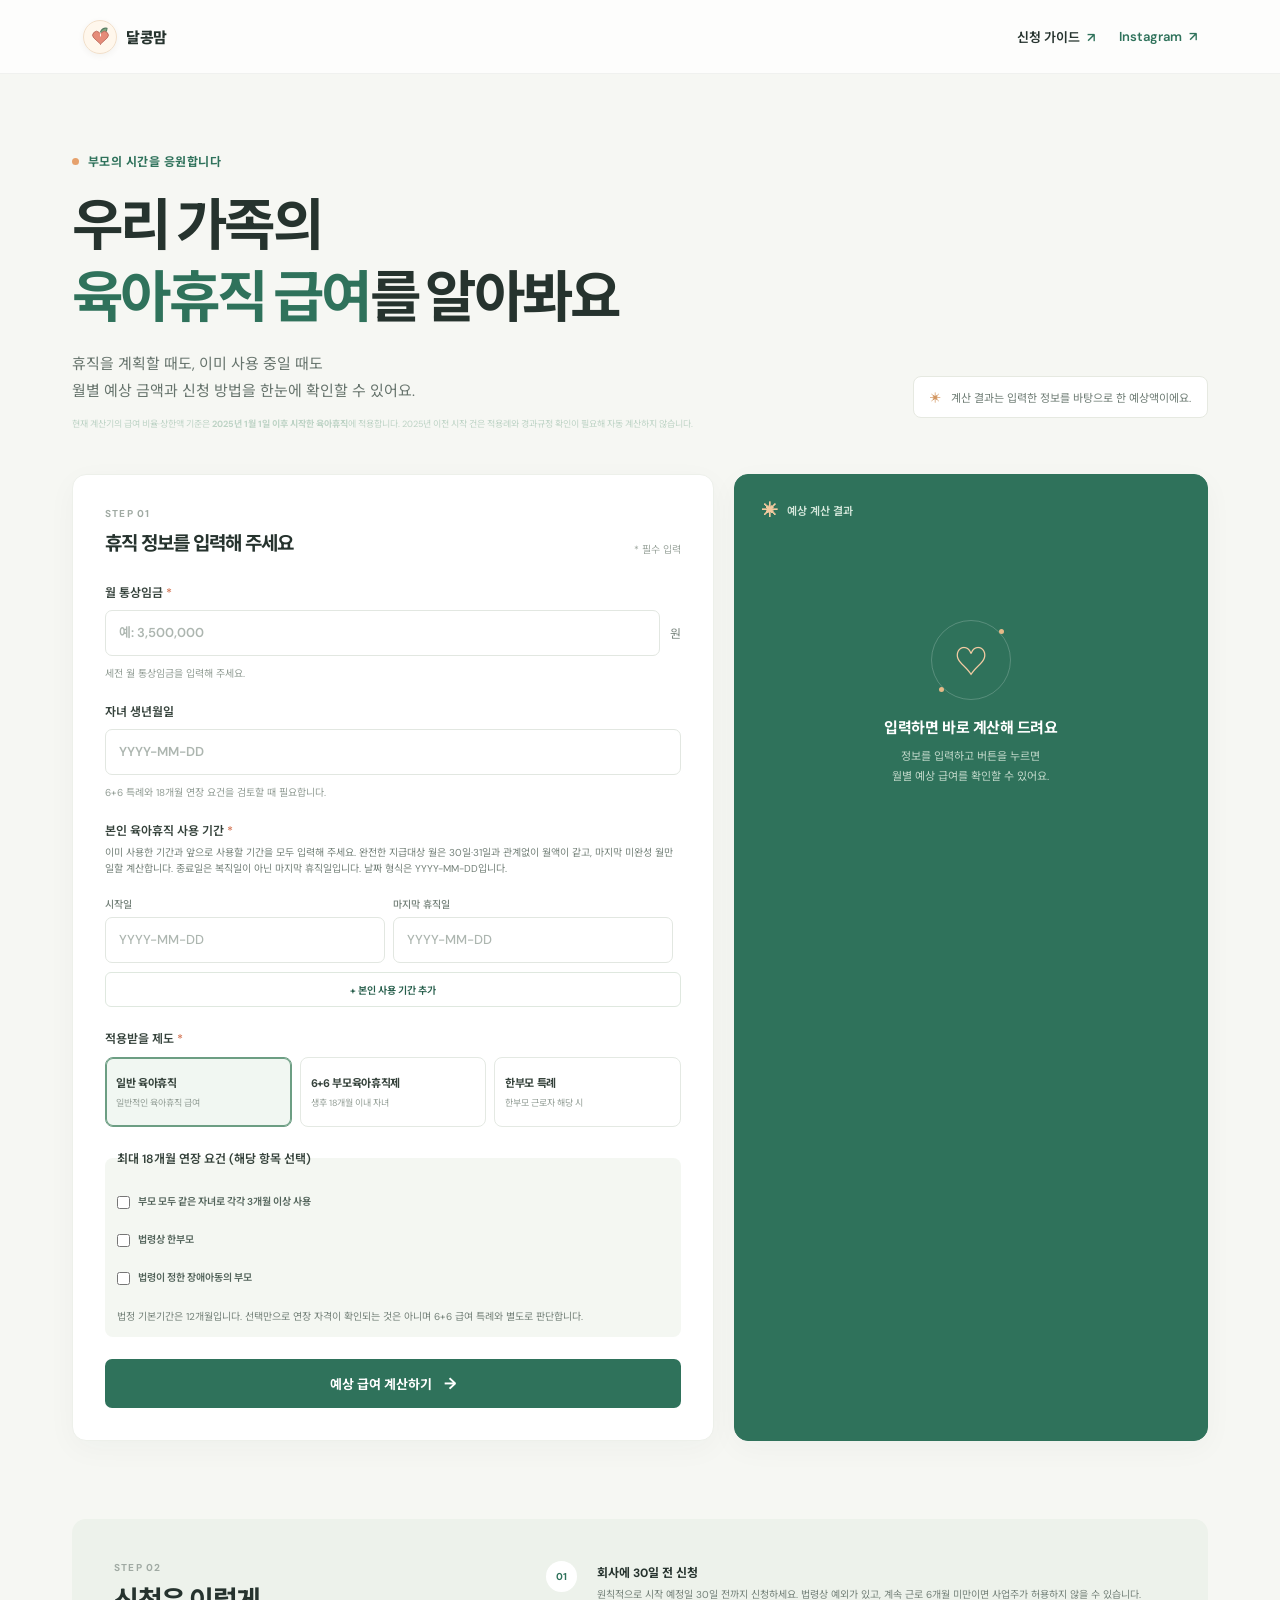
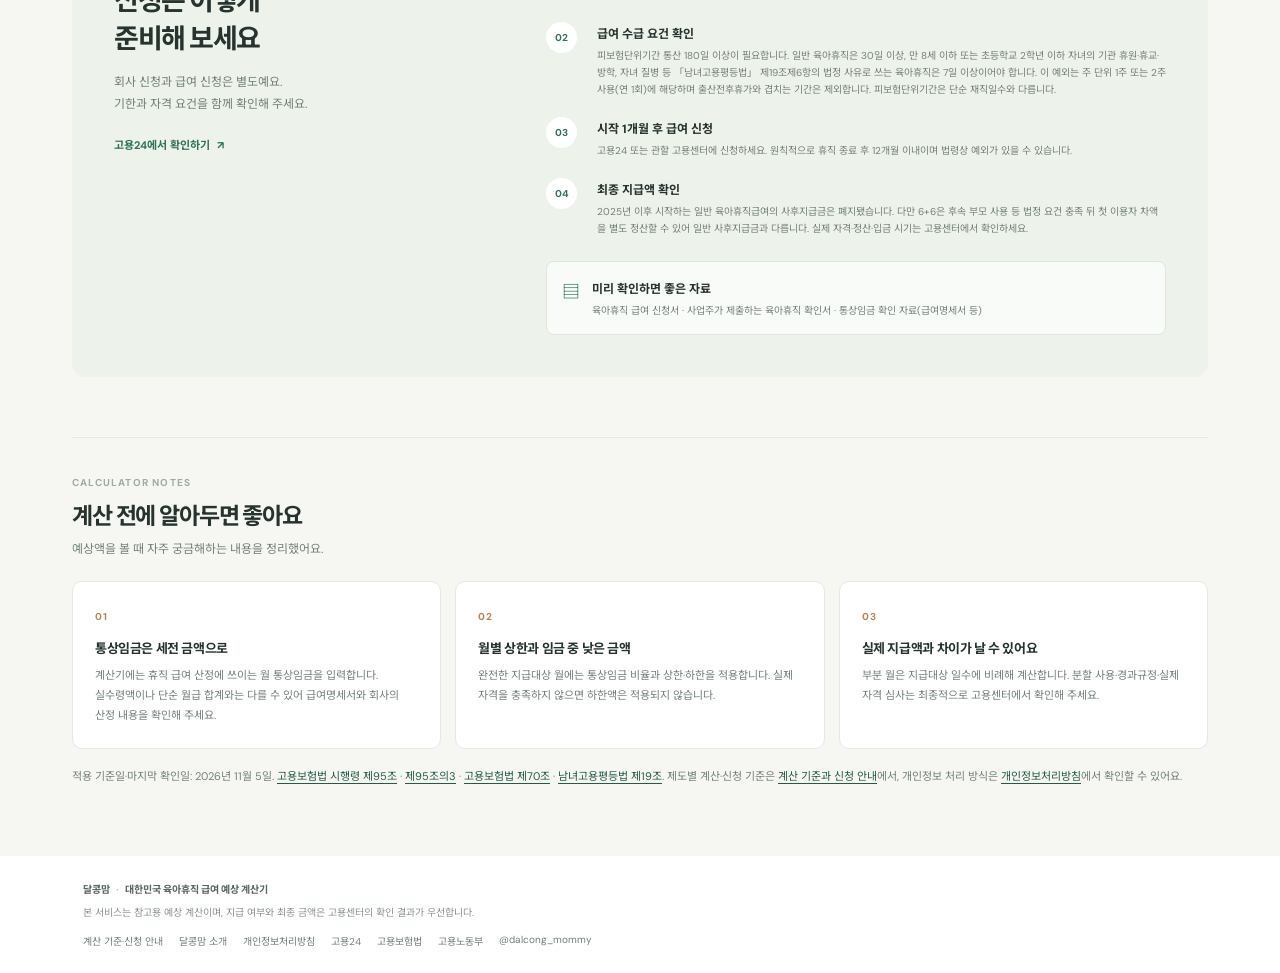
<file: index.html>
<!doctype html>
<html lang="ko">
  <head>
    <meta charset="utf-8">
    <meta name="viewport" content="width=device-width, initial-scale=1">
    <meta name="theme-color" content="#f6f7f3">
    <meta name="description" content="월 통상임금으로 육아휴직 급여를 월별 계산해 보세요. 일반 육아휴직, 6+6 부모육아휴직제, 한부모 특례 예상액과 신청 안내를 확인할 수 있습니다.">
    <title>육아휴직 급여 계산기 | 월별 예상액 계산 - 달콩맘</title>
    <link rel="canonical" href="https://nayeong-jeon.github.io/">
    <meta name="robots" content="index,follow,max-image-preview:large">
    <meta property="og:locale" content="ko_KR">
    <meta property="og:site_name" content="달콩맘">
    <meta property="og:type" content="website">
    <meta property="og:title" content="육아휴직 급여 계산기 | 월별 예상액 계산 - 달콩맘">
    <meta property="og:description" content="월 통상임금으로 육아휴직 급여를 월별 계산해 보세요. 6+6 제도와 한부모 특례 예상액 및 신청 안내를 제공합니다.">
    <meta property="og:url" content="https://nayeong-jeon.github.io/">
    <meta name="twitter:card" content="summary">
    <meta name="twitter:title" content="육아휴직 급여 계산기 - 달콩맘">
    <meta name="twitter:description" content="월 통상임금으로 육아휴직 급여를 월별 계산하고 신청 안내를 확인하세요.">

    <link rel="stylesheet" href="styles.css?v=5">
    <script type="module" src="app.js?v=11"></script>
    <script type="application/ld+json">
    {
      "@context": "https://schema.org",
      "@type": "WebApplication",
      "name": "달콩맘 육아휴직 급여 계산기",
      "url": "https://nayeong-jeon.github.io/",
      "description": "대한민국 육아휴직 급여를 월별로 예상하고 신청 정보를 확인하는 무료 계산기입니다.",
      "applicationCategory": "UtilitiesApplication",
      "operatingSystem": "Any",
      "inLanguage": "ko-KR",
      "offers": {
        "@type": "Offer",
        "price": "0",
        "priceCurrency": "KRW"
      },
      "publisher": {
        "@type": "Organization",
        "name": "달콩맘",
        "url": "https://nayeong-jeon.github.io/"
      }
    }
    </script>
  </head>
  <body>
    <header class="site-header">
      <a class="brand" href="#" aria-label="첫 화면">
        <span class="brand-mark" aria-hidden="true">
          <svg viewBox="0 0 40 40" focusable="false">
            <path class="brand-leaf" d="M20 13.8c1.7-4.1 5.3-5.8 9.1-5.2-.3 4.1-2.7 7.1-7.3 7.8" />
            <path class="brand-heart" d="M20 30.5 10.8 22a5.3 5.3 0 0 1 7.5-7.5l1.7 1.7 1.7-1.7a5.3 5.3 0 0 1 7.5 7.5L20 30.5Z" />
            <path class="brand-stem" d="M20 16.3v3.1" />
          </svg>
        </span>
        <span>달콩맘</span>
      </a>
      <nav class="header-nav" aria-label="사이트 메뉴">
        <a class="header-link" href="#guide">신청 가이드 <span aria-hidden="true">↗</span></a>
        <a class="header-link instagram-link" href="https://www.instagram.com/dalcong_mommy/" target="_blank" rel="noopener noreferrer">Instagram <span aria-hidden="true">↗</span></a>
      </nav>
    </header>

    <main>
      <section class="hero">
        <p class="eyebrow"><span class="eyebrow-dot"></span> 부모의 시간을 응원합니다</p>
        <h1>우리 가족의<br><span>육아휴직 급여</span>를 알아봐요</h1>
        <p class="hero-copy">휴직을 계획할 때도, 이미 사용 중일 때도<br class="desktop-break"> 월별 예상 금액과 신청 방법을 한눈에 확인할 수 있어요.</p>
        <div class="hero-note"><span aria-hidden="true">✳</span> 계산 결과는 입력한 정보를 바탕으로 한 예상액이에요.</div>
        <p class="calculation-footnote">현재 계산기의 급여 비율·상한액 기준은 <strong>2025년 1월 1일 이후 시작한 육아휴직</strong>에 적용합니다. 2025년 이전 시작 건은 적용례와 경과규정 확인이 필요해 자동 계산하지 않습니다.</p>
      </section>

      <section class="calculator-layout" aria-label="육아휴직 급여 계산">
        <form class="calculator-card" id="calculator-form">
          <div class="section-heading">
            <div>
              <p class="step-label">STEP 01</p>
              <h2>휴직 정보를 입력해 주세요</h2>
            </div>
            <span class="required-label">* 필수 입력</span>
          </div>

          <label class="field">
            <span>월 통상임금 <span class="required">*</span></span>
            <span class="input-with-unit">
              <input id="salary" type="text" inputmode="numeric" autocomplete="off" placeholder="예: 3,500,000" required>
              <span>원</span>
            </span>
            <small>세전 월 통상임금을 입력해 주세요.</small>
          </label>

          <label class="field">
            <span>자녀 생년월일</span>
            <input id="child-birth-date" class="date-input" type="text" inputmode="numeric" autocomplete="bday" maxlength="10" placeholder="YYYY-MM-DD">
            <small>6+6 특례와 18개월 연장 요건을 검토할 때 필요합니다.</small>
          </label>

          <fieldset class="field period-group">
            <legend>본인 육아휴직 사용 기간 <span class="required">*</span></legend>
            <p class="field-help">이미 사용한 기간과 앞으로 사용할 기간을 모두 입력해 주세요. 완전한 지급대상 월은 30일·31일과 관계없이 월액이 같고, 마지막 미완성 월만 일할 계산합니다. 종료일은 복직일이 아닌 마지막 휴직일입니다. 날짜 형식은 YYYY-MM-DD입니다.</p>
            <div class="period-list" id="own-periods">
              <div class="period-row">
                <label><span>시작일</span><input class="period-start date-input" type="text" inputmode="numeric" maxlength="10" placeholder="YYYY-MM-DD" required></label>
                <label><span>마지막 휴직일</span><input class="period-end date-input" type="text" inputmode="numeric" maxlength="10" placeholder="YYYY-MM-DD" required></label>
              </div>
            </div>
            <button class="add-period-button" id="add-own-period" type="button">+ 본인 사용 기간 추가</button>
          </fieldset>

          <fieldset class="field">
            <legend>적용받을 제도 <span class="required">*</span></legend>
            <div class="scheme-options">
              <label class="scheme-option">
                <input type="radio" name="scheme" value="standard" checked>
                <span class="radio-card">
                  <strong>일반 육아휴직</strong>
                  <small>일반적인 육아휴직 급여</small>
                </span>
              </label>
              <label class="scheme-option">
                <input type="radio" name="scheme" value="sixPlusSix">
                <span class="radio-card">
                  <strong>6+6 부모육아휴직제</strong>
                  <small>생후 18개월 이내 자녀</small>
                </span>
              </label>
              <label class="scheme-option">
                <input type="radio" name="scheme" value="singleParent">
                <span class="radio-card">
                  <strong>한부모 특례</strong>
                  <small>한부모 근로자 해당 시</small>
                </span>
              </label>
            </div>
          </fieldset>

          <fieldset class="field extension-options">
            <legend>최대 18개월 연장 요건 (해당 항목 선택)</legend>
            <label><input id="extension-parent" type="checkbox"> 부모 모두 같은 자녀로 각각 3개월 이상 사용</label>
            <label><input id="extension-single-parent" type="checkbox"> 법령상 한부모</label>
            <label><input id="extension-disabled-child" type="checkbox"> 법령이 정한 장애아동의 부모</label>
            <small>법정 기본기간은 12개월입니다. 선택만으로 연장 자격이 확인되는 것은 아니며 6+6 급여 특례와 별도로 판단합니다.</small>
          </fieldset>

          <section class="six-plus-six-details" id="six-plus-six-details" hidden aria-label="6+6 부모육아휴직제 조건 입력">
            <h3>6+6 조건 입력 <span>(충족 가정 예상)</span></h3>
            <label class="field">
              <span>배우자 월 통상임금 <span class="required">*</span></span>
              <span class="input-with-unit"><input id="spouse-salary" type="text" inputmode="numeric" autocomplete="off" placeholder="예: 3,500,000"><span>원</span></span>
            </label>
            <fieldset class="field period-group">
              <legend>배우자 육아휴직 사용 기간</legend>
              <p class="field-help">순차 사용도 가능합니다. 이전·분할 사용 기간을 모두 입력해 주세요. 종료일은 복직일이 아닌 마지막 휴직일입니다.</p>
              <div class="period-list" id="spouse-periods">
                <div class="period-row">
                  <label><span>시작일</span><input class="period-start date-input" type="text" inputmode="numeric" maxlength="10" placeholder="YYYY-MM-DD"></label>
                  <label><span>마지막 휴직일</span><input class="period-end date-input" type="text" inputmode="numeric" maxlength="10" placeholder="YYYY-MM-DD"></label>
                </div>
              </div>
              <button class="add-period-button" id="add-spouse-period" type="button">+ 배우자 사용 기간 추가</button>
            </fieldset>
            <p class="conditional-warning">날짜만으로 6+6 수급 자격·경과규정·분할 사용의 인정 여부를 확정할 수 없습니다. 일반 급여와 특례 가정액을 함께 표시하며, 특례 가정액은 확정 지급액이 아닙니다.</p>
          </section>

          <button class="calculate-button" type="submit">예상 급여 계산하기 <span aria-hidden="true">→</span></button>
          <p class="form-error" id="form-error" role="alert" hidden></p>
        </form>

        <aside class="result-card" id="result" aria-live="polite">
          <div class="result-topline">
            <span class="result-icon" aria-hidden="true">✳</span>
            <span>예상 계산 결과</span>
          </div>
          <div class="empty-result" id="empty-result">
            <div class="empty-illustration" aria-hidden="true"><span>♡</span><i></i><b></b></div>
            <h2>입력하면 바로 계산해 드려요</h2>
            <p>정보를 입력하고 버튼을 누르면<br>월별 예상 급여를 확인할 수 있어요.</p>
          </div>
          <div class="calculated-result" id="calculated-result" hidden>
            <p class="result-caption" id="result-caption"></p>
            <p class="total-amount"><strong id="total-amount">0</strong><span>원</span></p>
            <p class="result-meta" id="result-meta"></p>
            <div class="comparison-result" id="comparison-result" hidden></div>
            <div class="result-notice" id="result-notice" hidden></div>
            <div class="monthly-heading">
              <h3>월별 예상 급여</h3>
              <span>세전 · 월 단위 추정</span>
            </div>
            <div class="monthly-list" id="monthly-list"></div>
            <p class="calculation-footnote">완전한 지급대상 월은 30일·31일과 관계없이 같은 월액으로 계산하고 마지막 미완성 월만 일할 계산합니다. 하한 70만 원은 완전한 지급대상 월 기준이므로 부분 월액은 70만 원보다 적을 수 있습니다. 최종 지급액은 관할 고용센터가 결정합니다.</p>
          </div>
        </aside>
      </section>

      <section class="guide-section" id="guide">
        <div class="guide-intro">
          <p class="step-label">STEP 02</p>
          <h2>신청은 이렇게<br>준비해 보세요</h2>
          <p>회사 신청과 급여 신청은 별도예요.<br>기한과 자격 요건을 함께 확인해 주세요.</p>
          <a class="official-link" href="https://www.work24.go.kr/" target="_blank" rel="noreferrer">고용24에서 확인하기 <span aria-hidden="true">↗</span></a>
        </div>
        <div class="guide-content">
          <ol class="steps-list">
            <li><span class="step-number">01</span><div><h3>회사에 30일 전 신청</h3><p>원칙적으로 시작 예정일 30일 전까지 신청하세요. 법령상 예외가 있고, 계속 근로 6개월 미만이면 사업주가 허용하지 않을 수 있습니다.</p></div></li>
            <li><span class="step-number">02</span><div><h3>급여 수급 요건 확인</h3><p>피보험단위기간 통산 180일 이상이 필요합니다. 일반 육아휴직은 30일 이상, 만 8세 이하 또는 초등학교 2학년 이하 자녀의 기관 휴원·휴교·방학, 자녀 질병 등 「남녀고용평등법」 제19조제6항의 법정 사유로 쓰는 육아휴직은 7일 이상이어야 합니다. 이 예외는 주 단위 1주 또는 2주 사용(연 1회)에 해당하며 출산전후휴가와 겹치는 기간은 제외합니다. 피보험단위기간은 단순 재직일수와 다릅니다.</p></div></li>
            <li><span class="step-number">03</span><div><h3>시작 1개월 후 급여 신청</h3><p>고용24 또는 관할 고용센터에 신청하세요. 원칙적으로 휴직 종료 후 12개월 이내이며 법령상 예외가 있을 수 있습니다.</p></div></li>
            <li><span class="step-number">04</span><div><h3>최종 지급액 확인</h3><p>2025년 이후 시작하는 일반 육아휴직급여의 사후지급금은 폐지됐습니다. 다만 6+6은 후속 부모 사용 등 법정 요건 충족 뒤 첫 이용자 차액을 별도 정산할 수 있어 일반 사후지급금과 다릅니다. 실제 자격·정산·입금 시기는 고용센터에서 확인하세요.</p></div></li>
          </ol>
          <div class="documents">
            <span class="documents-icon" aria-hidden="true">▤</span>
            <div><h3>미리 확인하면 좋은 자료</h3><p>육아휴직 급여 신청서 · 사업주가 제출하는 육아휴직 확인서 · 통상임금 확인 자료(급여명세서 등)</p></div>
          </div>
        </div>
      </section>

      <section class="help-section" aria-labelledby="help-title">
        <div class="help-heading">
          <p class="step-label">CALCULATOR NOTES</p>
          <h2 id="help-title">계산 전에 알아두면 좋아요</h2>
          <p>예상액을 볼 때 자주 궁금해하는 내용을 정리했어요.</p>
        </div>
        <div class="help-grid">
          <article class="help-card">
            <span class="help-number">01</span>
            <h3>통상임금은 세전 금액으로</h3>
            <p>계산기에는 휴직 급여 산정에 쓰이는 월 통상임금을 입력합니다. 실수령액이나 단순 월급 합계와는 다를 수 있어 급여명세서와 회사의 산정 내용을 확인해 주세요.</p>
          </article>
          <article class="help-card">
            <span class="help-number">02</span>
            <h3>월별 상한과 임금 중 낮은 금액</h3>
            <p>완전한 지급대상 월에는 통상임금 비율과 상한·하한을 적용합니다. 실제 자격을 충족하지 않으면 하한액은 적용되지 않습니다.</p>
          </article>
          <article class="help-card">
            <span class="help-number">03</span>
            <h3>실제 지급액과 차이가 날 수 있어요</h3>
            <p>부분 월은 지급대상 일수에 비례해 계산합니다. 분할 사용·경과규정·실제 자격 심사는 최종적으로 고용센터에서 확인해 주세요.</p>
          </article>
        </div>
        <p class="help-more">적용 기준일·마지막 확인일: 2026년 11월 5일. <a href="https://www.law.go.kr/법령/고용보험법시행령/제95조" target="_blank" rel="noopener noreferrer">고용보험법 시행령 제95조</a> · <a href="https://www.law.go.kr/법령/고용보험법시행령/제95조의3" target="_blank" rel="noopener noreferrer">제95조의3</a> · <a href="https://www.law.go.kr/법령/고용보험법/제70조" target="_blank" rel="noopener noreferrer">고용보험법 제70조</a> · <a href="https://www.law.go.kr/법령/남녀고용평등과일ㆍ가정양립지원에관한법률/제19조" target="_blank" rel="noopener noreferrer">남녀고용평등법 제19조</a>. 제도별 계산·신청 기준은 <a href="guide.html">계산 기준과 신청 안내</a>에서, 개인정보 처리 방식은 <a href="privacy.html">개인정보처리방침</a>에서 확인할 수 있어요.</p>
      </section>
    </main>

    <footer>
      <p>달콩맘 <span>·</span> 대한민국 육아휴직 급여 예상 계산기</p>
      <p>본 서비스는 참고용 예상 계산이며, 지급 여부와 최종 금액은 고용센터의 확인 결과가 우선합니다.</p>
      <div class="footer-links">
        <a href="guide.html">계산 기준·신청 안내</a>
        <a href="about.html">달콩맘 소개</a>
        <a href="privacy.html">개인정보처리방침</a>
        <a href="https://www.work24.go.kr/" target="_blank" rel="noreferrer">고용24</a>
        <a href="https://www.law.go.kr/법령/고용보험법" target="_blank" rel="noreferrer">고용보험법</a>
        <a href="https://www.moel.go.kr/" target="_blank" rel="noreferrer">고용노동부</a>
        <a href="https://www.instagram.com/dalcong_mommy/" target="_blank" rel="noopener noreferrer">@dalcong_mommy</a>
      </div>
    </footer>
  </body>
</html>
</file>
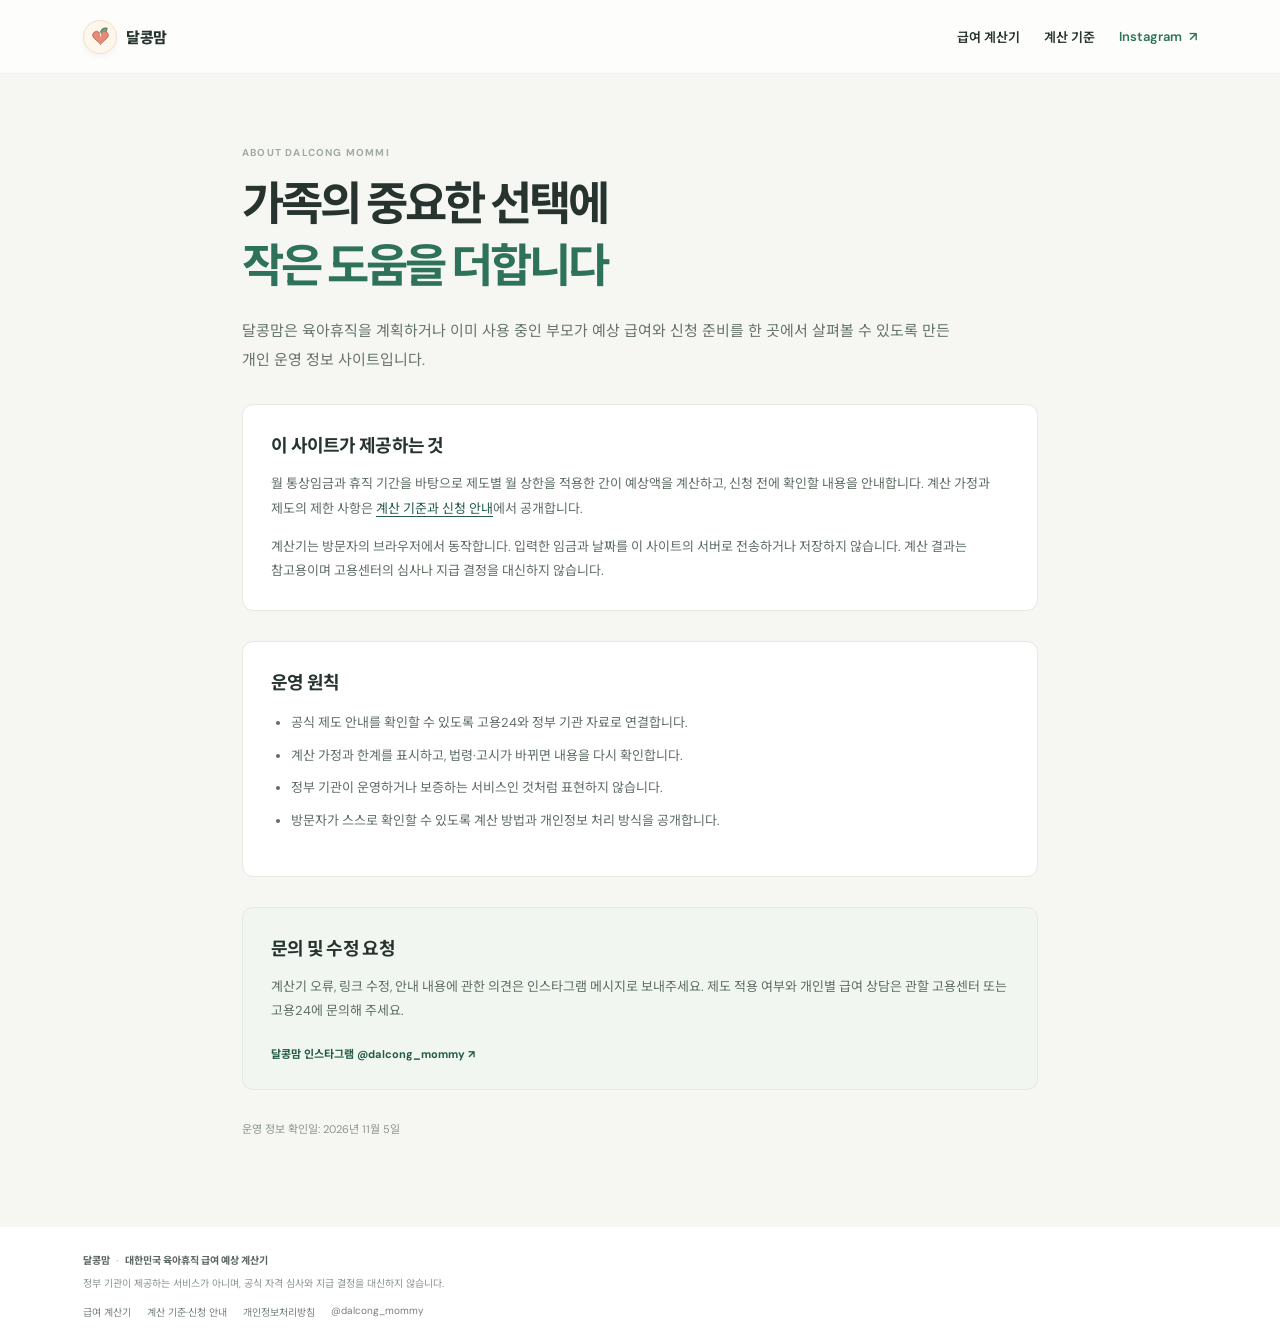
<file: about.html>
<!doctype html>
<html lang="ko">
  <head>
    <meta charset="utf-8">
    <meta name="viewport" content="width=device-width, initial-scale=1">
    <meta name="theme-color" content="#f6f7f3">
    <meta name="description" content="달콩맘 육아휴직 급여 계산기의 운영 목적과 계산 원칙, 개인정보 처리 방식, 인스타그램 문의 방법을 확인하세요.">
    <title>달콩맘 소개·문의 | 육아휴직 급여 계산기</title>
    <link rel="canonical" href="https://nayeong-jeon.github.io/about.html">
    <meta name="robots" content="index,follow,max-image-preview:large">
    <meta property="og:locale" content="ko_KR">
    <meta property="og:site_name" content="달콩맘">
    <meta property="og:type" content="website">
    <meta property="og:title" content="달콩맘 소개·문의 | 육아휴직 급여 계산기">
    <meta property="og:description" content="사이트 운영 목적과 계산 원칙, 인스타그램 문의 방법을 소개합니다.">
    <meta property="og:url" content="https://nayeong-jeon.github.io/about.html">
    <meta name="twitter:card" content="summary">
    <meta name="twitter:title" content="달콩맘 소개와 문의">
    <meta name="twitter:description" content="달콩맘 계산기의 운영 목적과 문의 방법을 확인하세요.">

    <link rel="stylesheet" href="styles.css?v=5">
    <script type="application/ld+json">
    {
      "@context": "https://schema.org",
      "@type": "AboutPage",
      "name": "달콩맘 소개와 문의",
      "url": "https://nayeong-jeon.github.io/about.html",
      "description": "달콩맘 육아휴직 급여 계산기의 운영 목적과 계산 원칙, 문의 방법을 소개합니다.",
      "inLanguage": "ko-KR",
      "isPartOf": {
        "@type": "WebSite",
        "name": "달콩맘",
        "url": "https://nayeong-jeon.github.io/"
      }
    }
    </script>
  </head>
  <body>
    <header class="site-header">
      <a class="brand" href="index.html" aria-label="달콩맘 첫 화면">
        <span class="brand-mark" aria-hidden="true">
          <svg viewBox="0 0 40 40" focusable="false">
            <path class="brand-leaf" d="M20 13.8c1.7-4.1 5.3-5.8 9.1-5.2-.3 4.1-2.7 7.1-7.3 7.8" />
            <path class="brand-heart" d="M20 30.5 10.8 22a5.3 5.3 0 0 1 7.5-7.5l1.7 1.7 1.7-1.7a5.3 5.3 0 0 1 7.5 7.5L20 30.5Z" />
            <path class="brand-stem" d="M20 16.3v3.1" />
          </svg>
        </span>
        <span>달콩맘</span>
      </a>
      <nav class="header-nav" aria-label="사이트 메뉴">
        <a class="header-link" href="index.html">급여 계산기</a>
        <a class="header-link" href="guide.html">계산 기준</a>
        <a class="header-link instagram-link" href="https://www.instagram.com/dalcong_mommy/" target="_blank" rel="noopener noreferrer">Instagram <span aria-hidden="true">↗</span></a>
      </nav>
    </header>
    <main class="content-page">
      <p class="step-label">ABOUT DALCONG MOMMI</p>
      <h1>가족의 중요한 선택에<br><span>작은 도움을 더합니다</span></h1>
      <p class="content-lead">달콩맘은 육아휴직을 계획하거나 이미 사용 중인 부모가 예상 급여와 신청 준비를 한 곳에서 살펴볼 수 있도록 만든 개인 운영 정보 사이트입니다.</p>
      <section class="prose-section">
        <h2>이 사이트가 제공하는 것</h2>
        <p>월 통상임금과 휴직 기간을 바탕으로 제도별 월 상한을 적용한 간이 예상액을 계산하고, 신청 전에 확인할 내용을 안내합니다. 계산 가정과 제도의 제한 사항은 <a href="guide.html">계산 기준과 신청 안내</a>에서 공개합니다.</p>
        <p>계산기는 방문자의 브라우저에서 동작합니다. 입력한 임금과 날짜를 이 사이트의 서버로 전송하거나 저장하지 않습니다. 계산 결과는 참고용이며 고용센터의 심사나 지급 결정을 대신하지 않습니다.</p>
      </section>
      <section class="prose-section">
        <h2>운영 원칙</h2>
        <ul class="plain-list">
          <li>공식 제도 안내를 확인할 수 있도록 고용24와 정부 기관 자료로 연결합니다.</li>
          <li>계산 가정과 한계를 표시하고, 법령·고시가 바뀌면 내용을 다시 확인합니다.</li>
          <li>정부 기관이 운영하거나 보증하는 서비스인 것처럼 표현하지 않습니다.</li>
          <li>방문자가 스스로 확인할 수 있도록 계산 방법과 개인정보 처리 방식을 공개합니다.</li>
        </ul>
      </section>
      <section class="prose-section contact-card">
        <h2>문의 및 수정 요청</h2>
        <p>계산기 오류, 링크 수정, 안내 내용에 관한 의견은 인스타그램 메시지로 보내주세요. 제도 적용 여부와 개인별 급여 상담은 관할 고용센터 또는 고용24에 문의해 주세요.</p>
        <a class="official-link" href="https://www.instagram.com/dalcong_mommy/" target="_blank" rel="noopener noreferrer">달콩맘 인스타그램 @dalcong_mommy ↗</a>
      </section>
      <p class="content-updated">운영 정보 확인일: 2026년 11월 5일</p>
    </main>
    <footer>
      <p>달콩맘 <span>·</span> 대한민국 육아휴직 급여 예상 계산기</p>
      <p>정부 기관이 제공하는 서비스가 아니며, 공식 자격 심사와 지급 결정을 대신하지 않습니다.</p>
      <div class="footer-links">
        <a href="index.html">급여 계산기</a>
        <a href="guide.html">계산 기준·신청 안내</a>
        <a href="privacy.html">개인정보처리방침</a>
        <a href="https://www.instagram.com/dalcong_mommy/" target="_blank" rel="noopener noreferrer">@dalcong_mommy</a>
      </div>
    </footer>
  </body>
</html>
</file>
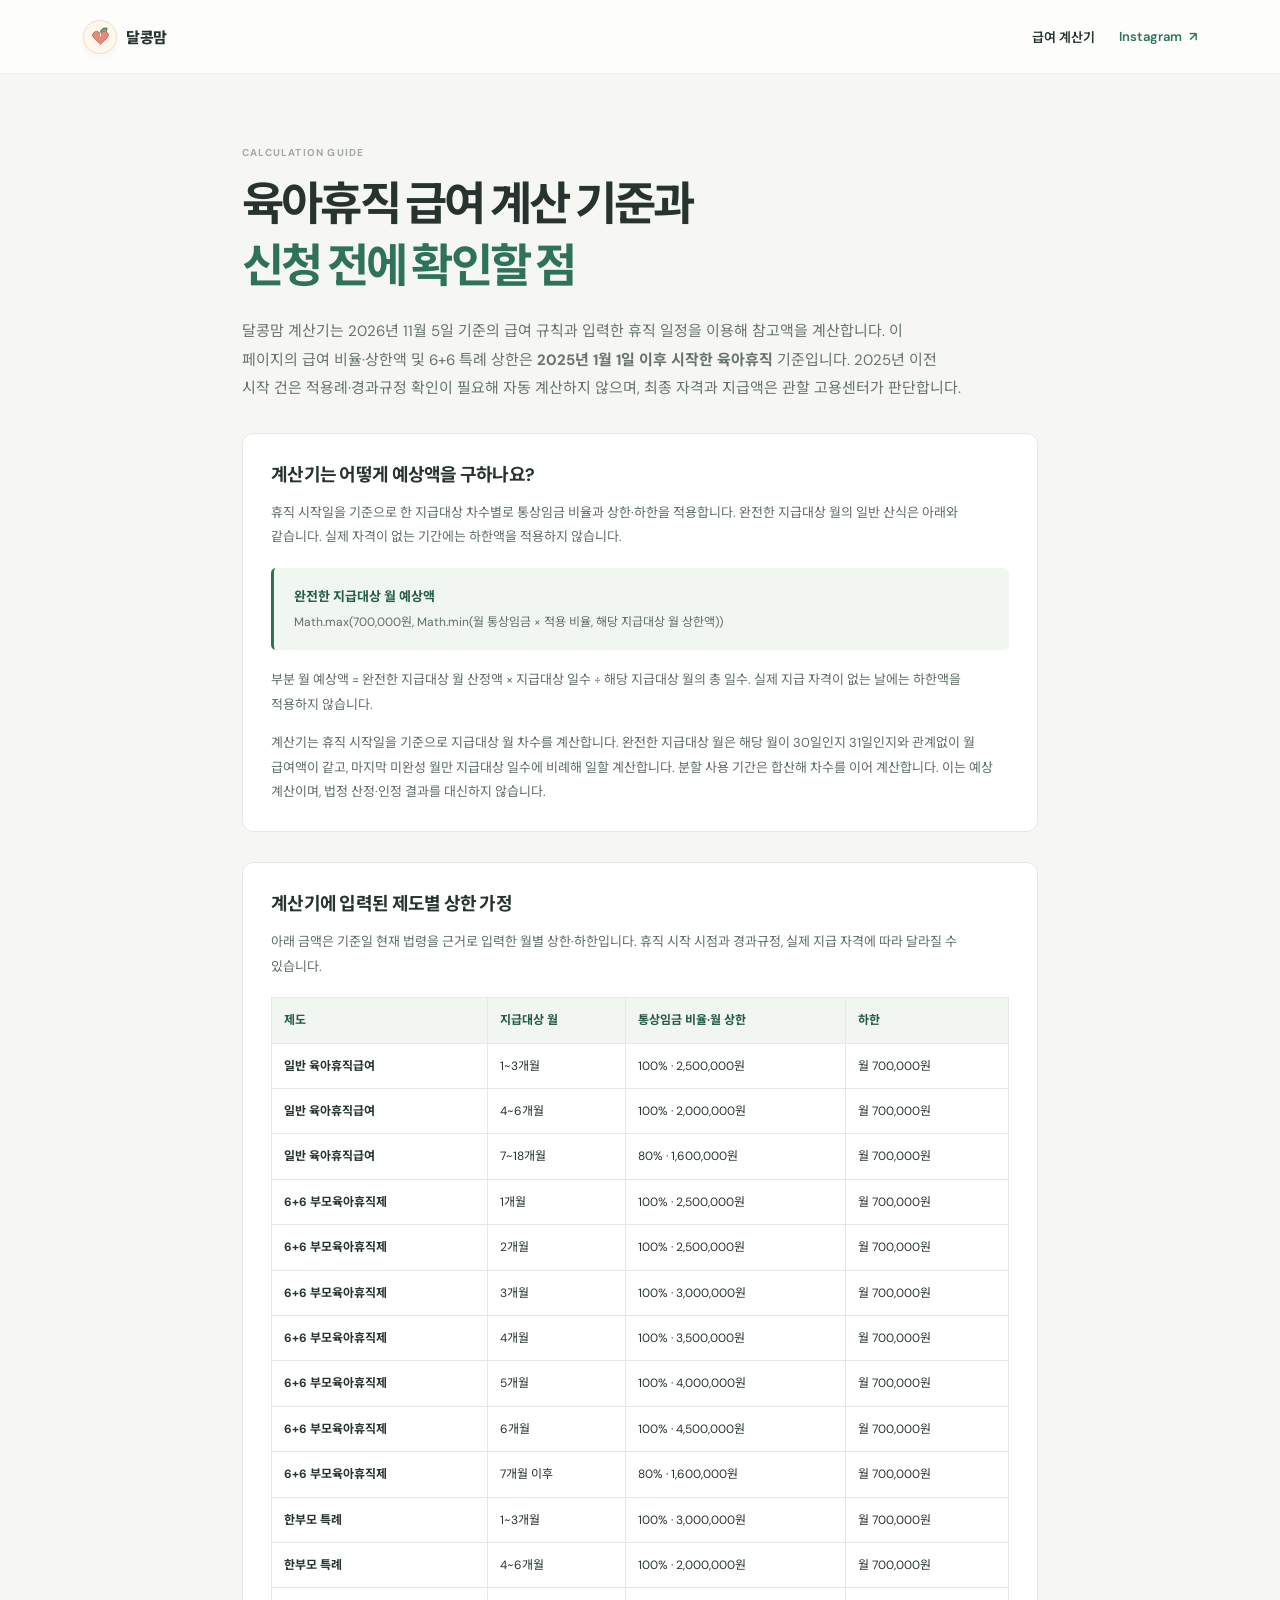
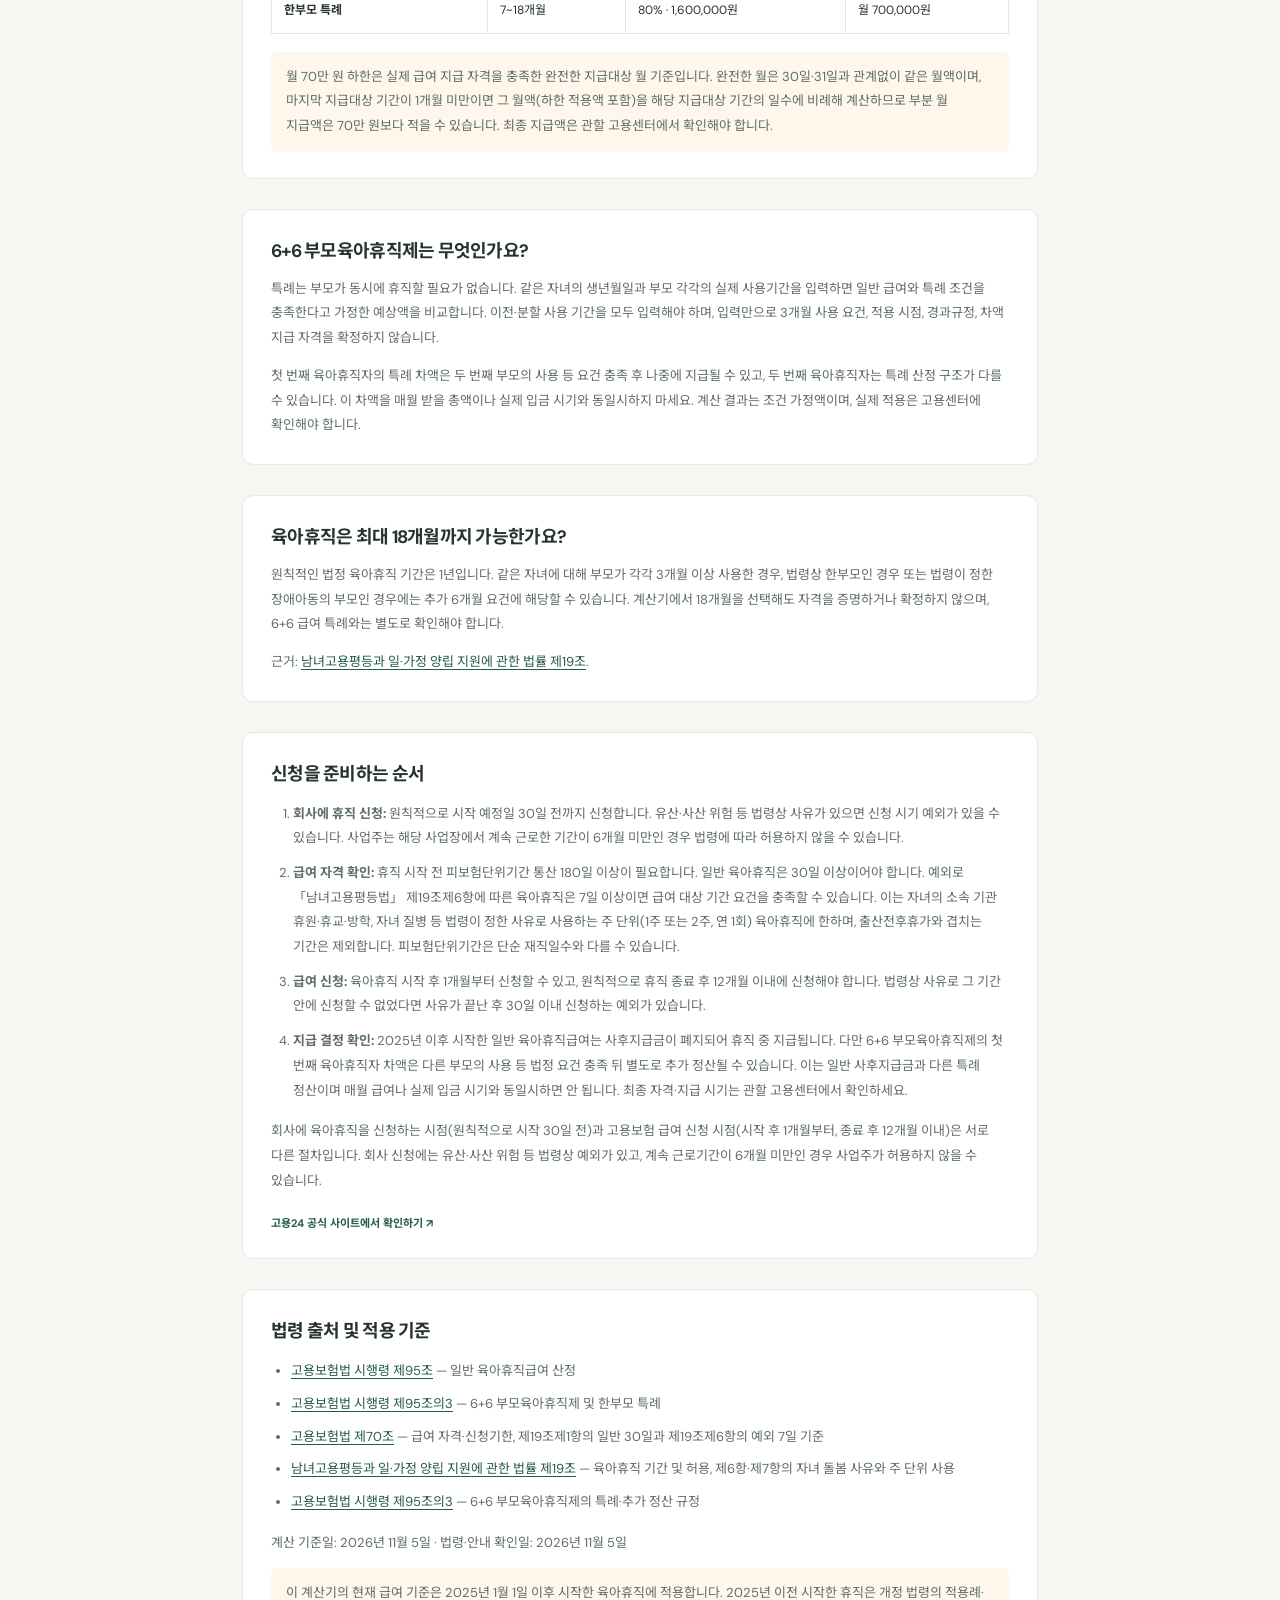
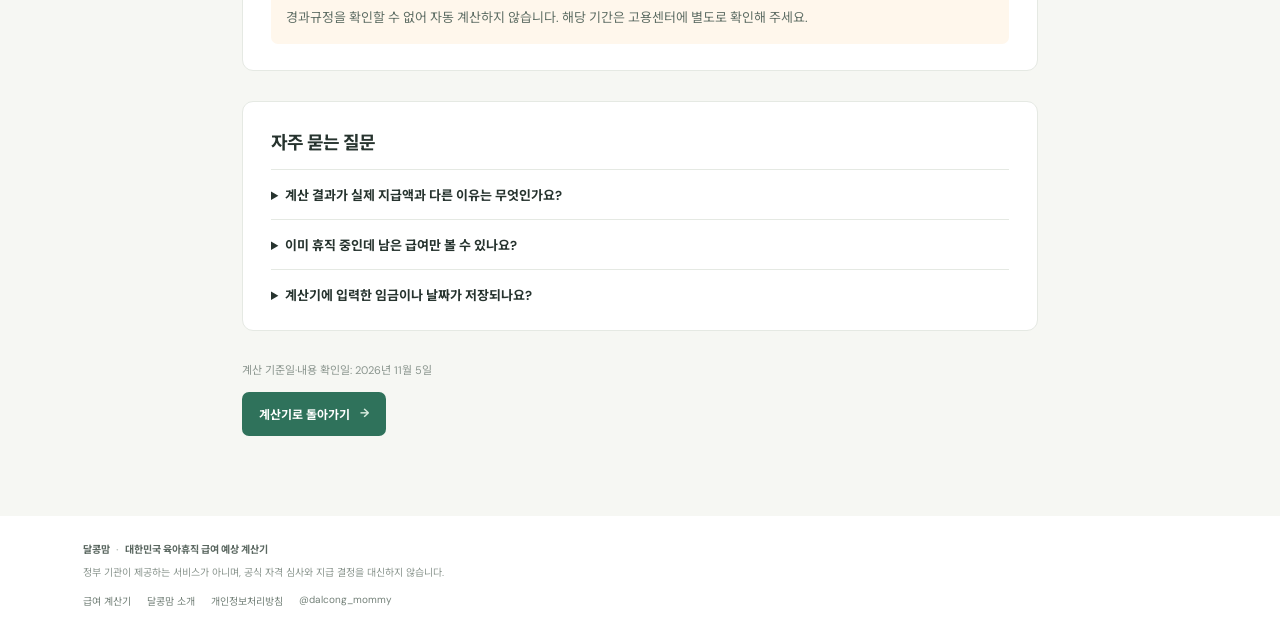
<file: guide.html>
<!doctype html>
<html lang="ko">
  <head>
    <meta charset="utf-8">
    <meta name="viewport" content="width=device-width, initial-scale=1">
    <meta name="theme-color" content="#f6f7f3">
    <meta name="description" content="육아휴직 급여 계산 기준과 일반 급여·6+6 부모육아휴직제·한부모 특례의 적용 가정, 신청 전 확인할 사항을 안내합니다.">
    <title>육아휴직 급여 계산 기준·신청 방법 안내 | 달콩맘</title>
    <link rel="canonical" href="https://nayeong-jeon.github.io/guide.html">
    <meta name="robots" content="index,follow,max-image-preview:large">
    <meta property="og:locale" content="ko_KR">
    <meta property="og:site_name" content="달콩맘">
    <meta property="og:type" content="article">
    <meta property="og:title" content="육아휴직 급여 계산 기준·신청 방법 안내 | 달콩맘">
    <meta property="og:description" content="일반 급여, 6+6 부모육아휴직제, 한부모 특례의 계산 가정과 신청 전 확인 사항을 살펴보세요.">
    <meta property="og:url" content="https://nayeong-jeon.github.io/guide.html">
    <meta name="twitter:card" content="summary">
    <meta name="twitter:title" content="육아휴직 급여 계산 기준·신청 안내 - 달콩맘">
    <meta name="twitter:description" content="제도별 계산 가정과 신청 전 확인할 내용을 안내합니다.">

    <link rel="stylesheet" href="styles.css?v=5">
    <script type="application/ld+json">
    {
      "@context": "https://schema.org",
      "@type": "WebPage",
      "name": "육아휴직 급여 계산 기준과 신청 안내",
      "url": "https://nayeong-jeon.github.io/guide.html",
      "description": "육아휴직 급여 제도별 계산 가정과 신청 전 확인 사항을 안내합니다.",
      "inLanguage": "ko-KR",
      "isPartOf": {
        "@type": "WebSite",
        "name": "달콩맘",
        "url": "https://nayeong-jeon.github.io/"
      }
    }
    </script>
  </head>
  <body>
    <header class="site-header">
      <a class="brand" href="index.html" aria-label="달콩맘 첫 화면">
        <span class="brand-mark" aria-hidden="true">
          <svg viewBox="0 0 40 40" focusable="false">
            <path class="brand-leaf" d="M20 13.8c1.7-4.1 5.3-5.8 9.1-5.2-.3 4.1-2.7 7.1-7.3 7.8" />
            <path class="brand-heart" d="M20 30.5 10.8 22a5.3 5.3 0 0 1 7.5-7.5l1.7 1.7 1.7-1.7a5.3 5.3 0 0 1 7.5 7.5L20 30.5Z" />
            <path class="brand-stem" d="M20 16.3v3.1" />
          </svg>
        </span>
        <span>달콩맘</span>
      </a>
      <nav class="header-nav" aria-label="사이트 메뉴">
        <a class="header-link" href="index.html">급여 계산기</a>
        <a class="header-link instagram-link" href="https://www.instagram.com/dalcong_mommy/" target="_blank" rel="noopener noreferrer">Instagram <span aria-hidden="true">↗</span></a>
      </nav>
    </header>
    <main class="content-page">
      <p class="step-label">CALCULATION GUIDE</p>
      <h1>육아휴직 급여 계산 기준과<br><span>신청 전에 확인할 점</span></h1>
      <p class="content-lead">달콩맘 계산기는 2026년 11월 5일 기준의 급여 규칙과 입력한 휴직 일정을 이용해 참고액을 계산합니다. 이 페이지의 급여 비율·상한액 및 6+6 특례 상한은 <strong>2025년 1월 1일 이후 시작한 육아휴직</strong> 기준입니다. 2025년 이전 시작 건은 적용례·경과규정 확인이 필요해 자동 계산하지 않으며, 최종 자격과 지급액은 관할 고용센터가 판단합니다.</p>

      <section class="prose-section">
        <h2>계산기는 어떻게 예상액을 구하나요?</h2>
        <p>휴직 시작일을 기준으로 한 지급대상 차수별로 통상임금 비율과 상한·하한을 적용합니다. 완전한 지급대상 월의 일반 산식은 아래와 같습니다. 실제 자격이 없는 기간에는 하한액을 적용하지 않습니다.</p>
        <div class="formula-card">
          <strong>완전한 지급대상 월 예상액</strong>
          <span id="full-month-formula"></span>
        </div>
        <p id="partial-month-formula"></p>
        <p>계산기는 휴직 시작일을 기준으로 지급대상 월 차수를 계산합니다. 완전한 지급대상 월은 해당 월이 30일인지 31일인지와 관계없이 월 급여액이 같고, 마지막 미완성 월만 지급대상 일수에 비례해 일할 계산합니다. 분할 사용 기간은 합산해 차수를 이어 계산합니다. 이는 예상 계산이며, 법정 산정·인정 결과를 대신하지 않습니다.</p>
      </section>

      <section class="prose-section">
        <h2>계산기에 입력된 제도별 상한 가정</h2>
        <p>아래 금액은 기준일 현재 법령을 근거로 입력한 월별 상한·하한입니다. 휴직 시작 시점과 경과규정, 실제 지급 자격에 따라 달라질 수 있습니다.</p>
        <div class="table-wrap">
          <table>
            <thead><tr><th scope="col">제도</th><th scope="col">지급대상 월</th><th scope="col">통상임금 비율·월 상한</th><th scope="col">하한</th></tr></thead>
            <tbody id="benefit-rules-table"></tbody>
          </table>
        </div>
        <p class="important-note">월 70만 원 하한은 실제 급여 지급 자격을 충족한 완전한 지급대상 월 기준입니다. 완전한 월은 30일·31일과 관계없이 같은 월액이며, 마지막 지급대상 기간이 1개월 미만이면 그 월액(하한 적용액 포함)을 해당 지급대상 기간의 일수에 비례해 계산하므로 부분 월 지급액은 70만 원보다 적을 수 있습니다. 최종 지급액은 관할 고용센터에서 확인해야 합니다.</p>
      </section>

      <section class="prose-section">
        <h2>6+6 부모육아휴직제는 무엇인가요?</h2>
        <p>특례는 부모가 동시에 휴직할 필요가 없습니다. 같은 자녀의 생년월일과 부모 각각의 실제 사용기간을 입력하면 일반 급여와 특례 조건을 충족한다고 가정한 예상액을 비교합니다. 이전·분할 사용 기간을 모두 입력해야 하며, 입력만으로 3개월 사용 요건, 적용 시점, 경과규정, 차액 지급 자격을 확정하지 않습니다.</p>
        <p>첫 번째 육아휴직자의 특례 차액은 두 번째 부모의 사용 등 요건 충족 후 나중에 지급될 수 있고, 두 번째 육아휴직자는 특례 산정 구조가 다를 수 있습니다. 이 차액을 매월 받을 총액이나 실제 입금 시기와 동일시하지 마세요. 계산 결과는 조건 가정액이며, 실제 적용은 고용센터에 확인해야 합니다.</p>
      </section>

      <section class="prose-section">
        <h2>육아휴직은 최대 18개월까지 가능한가요?</h2>
        <p>원칙적인 법정 육아휴직 기간은 1년입니다. 같은 자녀에 대해 부모가 각각 3개월 이상 사용한 경우, 법령상 한부모인 경우 또는 법령이 정한 장애아동의 부모인 경우에는 추가 6개월 요건에 해당할 수 있습니다. 계산기에서 18개월을 선택해도 자격을 증명하거나 확정하지 않으며, 6+6 급여 특례와는 별도로 확인해야 합니다.</p>
        <p>근거: <a href="https://www.law.go.kr/법령/남녀고용평등과일ㆍ가정양립지원에관한법률/제19조" target="_blank" rel="noopener noreferrer">남녀고용평등과 일·가정 양립 지원에 관한 법률 제19조</a>.</p>
      </section>

      <section class="prose-section">
        <h2>신청을 준비하는 순서</h2>
        <ol class="guide-ordered-list">
          <li><strong>회사에 휴직 신청:</strong> 원칙적으로 시작 예정일 30일 전까지 신청합니다. 유산·사산 위험 등 법령상 사유가 있으면 신청 시기 예외가 있을 수 있습니다. 사업주는 해당 사업장에서 계속 근로한 기간이 6개월 미만인 경우 법령에 따라 허용하지 않을 수 있습니다.</li>
          <li><strong>급여 자격 확인:</strong> 휴직 시작 전 피보험단위기간 통산 180일 이상이 필요합니다. 일반 육아휴직은 30일 이상이어야 합니다. 예외로 「남녀고용평등법」 제19조제6항에 따른 육아휴직은 7일 이상이면 급여 대상 기간 요건을 충족할 수 있습니다. 이는 자녀의 소속 기관 휴원·휴교·방학, 자녀 질병 등 법령이 정한 사유로 사용하는 주 단위(1주 또는 2주, 연 1회) 육아휴직에 한하며, 출산전후휴가와 겹치는 기간은 제외합니다. 피보험단위기간은 단순 재직일수와 다를 수 있습니다.</li>
          <li><strong>급여 신청:</strong> 육아휴직 시작 후 1개월부터 신청할 수 있고, 원칙적으로 휴직 종료 후 12개월 이내에 신청해야 합니다. 법령상 사유로 그 기간 안에 신청할 수 없었다면 사유가 끝난 후 30일 이내 신청하는 예외가 있습니다.</li>
          <li><strong>지급 결정 확인:</strong> 2025년 이후 시작한 일반 육아휴직급여는 사후지급금이 폐지되어 휴직 중 지급됩니다. 다만 6+6 부모육아휴직제의 첫 번째 육아휴직자 차액은 다른 부모의 사용 등 법정 요건 충족 뒤 별도로 추가 정산될 수 있습니다. 이는 일반 사후지급금과 다른 특례 정산이며 매월 급여나 실제 입금 시기와 동일시하면 안 됩니다. 최종 자격·지급 시기는 관할 고용센터에서 확인하세요.</li>
        </ol>
        <p>회사에 육아휴직을 신청하는 시점(원칙적으로 시작 30일 전)과 고용보험 급여 신청 시점(시작 후 1개월부터, 종료 후 12개월 이내)은 서로 다른 절차입니다. 회사 신청에는 유산·사산 위험 등 법령상 예외가 있고, 계속 근로기간이 6개월 미만인 경우 사업주가 허용하지 않을 수 있습니다.</p>
        <a class="official-link" href="https://www.work24.go.kr/" target="_blank" rel="noopener noreferrer">고용24 공식 사이트에서 확인하기 ↗</a>
      </section>

      <section class="prose-section">
        <h2>법령 출처 및 적용 기준</h2>
        <ul class="plain-list">
          <li><a href="https://www.law.go.kr/법령/고용보험법시행령/제95조" target="_blank" rel="noopener noreferrer">고용보험법 시행령 제95조</a> — 일반 육아휴직급여 산정</li>
          <li><a href="https://www.law.go.kr/법령/고용보험법시행령/제95조의3" target="_blank" rel="noopener noreferrer">고용보험법 시행령 제95조의3</a> — 6+6 부모육아휴직제 및 한부모 특례</li>
          <li><a href="https://www.law.go.kr/법령/고용보험법/제70조" target="_blank" rel="noopener noreferrer">고용보험법 제70조</a> — 급여 자격·신청기한, 제19조제1항의 일반 30일과 제19조제6항의 예외 7일 기준</li>
          <li><a href="https://www.law.go.kr/법령/남녀고용평등과일ㆍ가정양립지원에관한법률/제19조" target="_blank" rel="noopener noreferrer">남녀고용평등과 일·가정 양립 지원에 관한 법률 제19조</a> — 육아휴직 기간 및 허용, 제6항·제7항의 자녀 돌봄 사유와 주 단위 사용</li>
          <li><a href="https://www.law.go.kr/법령/고용보험법시행령/제95조의3" target="_blank" rel="noopener noreferrer">고용보험법 시행령 제95조의3</a> — 6+6 부모육아휴직제의 특례·추가 정산 규정</li>
        </ul>
        <p class="content-updated">계산 기준일: 2026년 11월 5일 · 법령·안내 확인일: 2026년 11월 5일</p>
        <p class="important-note">이 계산기의 현재 급여 기준은 2025년 1월 1일 이후 시작한 육아휴직에 적용합니다. 2025년 이전 시작한 휴직은 개정 법령의 적용례·경과규정을 확인할 수 없어 자동 계산하지 않습니다. 해당 기간은 고용센터에 별도로 확인해 주세요.</p>
      </section>

      <section class="prose-section">
        <h2>자주 묻는 질문</h2>
        <details class="faq-item">
          <summary>계산 결과가 실제 지급액과 다른 이유는 무엇인가요?</summary>
          <p>실제 통상임금 인정 범위, 휴직 시작·종료일, 고용보험 자격, 6+6·한부모·연장 자격과 경과규정이 결과에 영향을 줍니다. 입력값은 조건 가정 예측일 뿐입니다.</p>
        </details>
        <details class="faq-item">
          <summary>이미 휴직 중인데 남은 급여만 볼 수 있나요?</summary>
          <p>이미 사용한 기간과 남은 예정 기간을 각각 입력하면 전체 입력 기간 합계와 오늘 이후 남은 예상액을 나누어 볼 수 있습니다. 이미 실제로 지급된 급여액은 계산에서 차감하지 않습니다.</p>
        </details>
        <details class="faq-item">
          <summary>계산기에 입력한 임금이나 날짜가 저장되나요?</summary>
          <p>계산은 브라우저에서 처리되며 입력값을 전송하거나 저장하지 않습니다. 자세한 내용은 <a href="privacy.html">개인정보처리방침</a>을 확인해 주세요.</p>
        </details>
      </section>
      <p class="content-updated">계산 기준일·내용 확인일: 2026년 11월 5일</p>
      <a class="back-to-calculator" href="index.html">계산기로 돌아가기 <span aria-hidden="true">→</span></a>
    </main>
    <footer>
      <p>달콩맘 <span>·</span> 대한민국 육아휴직 급여 예상 계산기</p>
      <p>정부 기관이 제공하는 서비스가 아니며, 공식 자격 심사와 지급 결정을 대신하지 않습니다.</p>
      <div class="footer-links">
        <a href="index.html">급여 계산기</a>
        <a href="about.html">달콩맘 소개</a>
        <a href="privacy.html">개인정보처리방침</a>
        <a href="https://www.instagram.com/dalcong_mommy/" target="_blank" rel="noopener noreferrer">@dalcong_mommy</a>
      </div>
    </footer>
    <script type="module" src="guide.js?v=1"></script>
  </body>
</html>
</file>
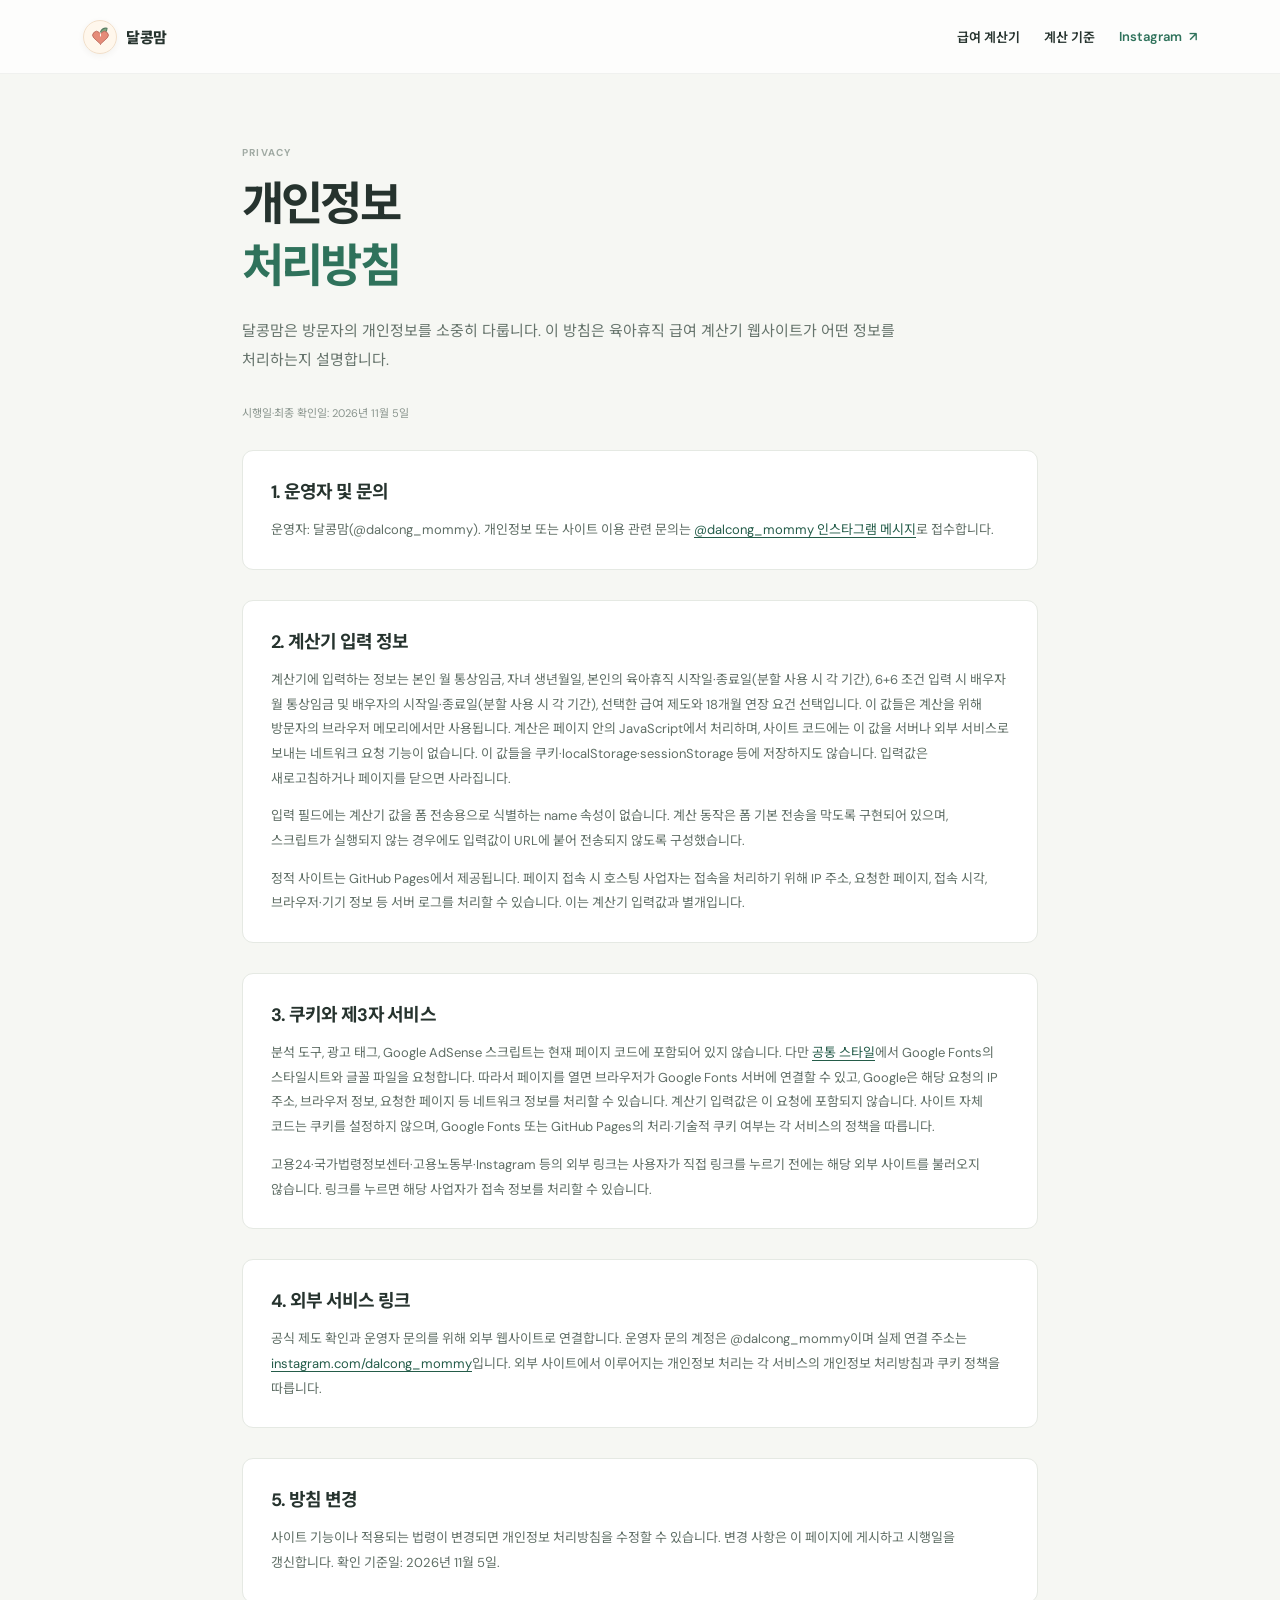
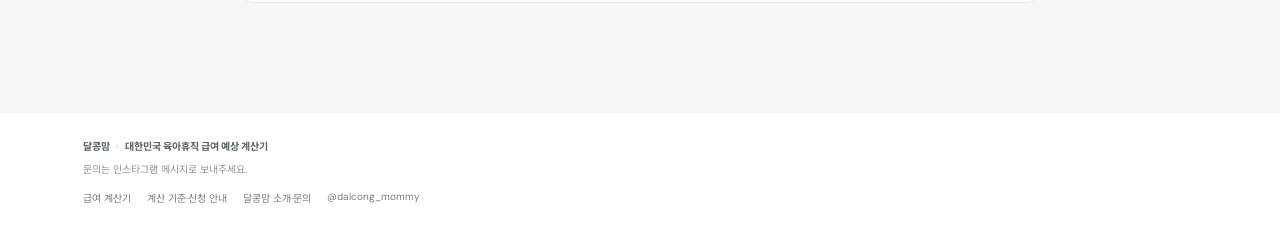
<file: privacy.html>
<!doctype html>
<html lang="ko">
  <head>
    <meta charset="utf-8">
    <meta name="viewport" content="width=device-width, initial-scale=1">
    <meta name="theme-color" content="#f6f7f3">
    <meta name="description" content="달콩맘 육아휴직 급여 계산기의 개인정보 및 쿠키 처리 방식을 확인하세요.">
    <title>개인정보처리방침 | 달콩맘</title>
    <link rel="canonical" href="https://nayeong-jeon.github.io/privacy.html">
    <meta name="robots" content="index,follow,max-image-preview:large">
    <meta property="og:locale" content="ko_KR">
    <meta property="og:site_name" content="달콩맘">
    <meta property="og:type" content="article">
    <meta property="og:title" content="개인정보처리방침 | 달콩맘">
    <meta property="og:description" content="육아휴직 급여 계산기의 입력 정보, 쿠키와 광고 관련 개인정보 처리 방식을 안내합니다.">
    <meta property="og:url" content="https://nayeong-jeon.github.io/privacy.html">
    <meta name="twitter:card" content="summary">
    <meta name="twitter:title" content="개인정보처리방침 - 달콩맘">
    <meta name="twitter:description" content="달콩맘 사이트의 개인정보 및 쿠키 처리 방식을 확인하세요.">

    <link rel="stylesheet" href="styles.css?v=5">
    <script type="application/ld+json">
    {
      "@context": "https://schema.org",
      "@type": "WebPage",
      "name": "개인정보처리방침",
      "url": "https://nayeong-jeon.github.io/privacy.html",
      "description": "달콩맘 육아휴직 급여 계산기의 개인정보 및 쿠키 처리 방식을 안내합니다.",
      "inLanguage": "ko-KR",
      "isPartOf": {
        "@type": "WebSite",
        "name": "달콩맘",
        "url": "https://nayeong-jeon.github.io/"
      }
    }
    </script>
  </head>
  <body>
    <header class="site-header">
      <a class="brand" href="index.html" aria-label="달콩맘 첫 화면">
        <span class="brand-mark" aria-hidden="true">
          <svg viewBox="0 0 40 40" focusable="false">
            <path class="brand-leaf" d="M20 13.8c1.7-4.1 5.3-5.8 9.1-5.2-.3 4.1-2.7 7.1-7.3 7.8" />
            <path class="brand-heart" d="M20 30.5 10.8 22a5.3 5.3 0 0 1 7.5-7.5l1.7 1.7 1.7-1.7a5.3 5.3 0 0 1 7.5 7.5L20 30.5Z" />
            <path class="brand-stem" d="M20 16.3v3.1" />
          </svg>
        </span>
        <span>달콩맘</span>
      </a>
      <nav class="header-nav" aria-label="사이트 메뉴">
        <a class="header-link" href="index.html">급여 계산기</a>
        <a class="header-link" href="guide.html">계산 기준</a>
        <a class="header-link instagram-link" href="https://www.instagram.com/dalcong_mommy/" target="_blank" rel="noopener noreferrer">Instagram <span aria-hidden="true">↗</span></a>
      </nav>
    </header>
    <main class="content-page">
      <p class="step-label">PRIVACY</p>
      <h1>개인정보<br><span>처리방침</span></h1>
      <p class="content-lead">달콩맘은 방문자의 개인정보를 소중히 다룹니다. 이 방침은 육아휴직 급여 계산기 웹사이트가 어떤 정보를 처리하는지 설명합니다.</p>
      <p class="policy-date">시행일·최종 확인일: 2026년 11월 5일</p>
      <section class="prose-section">
        <h2>1. 운영자 및 문의</h2>
        <p>운영자: 달콩맘(@dalcong_mommy). 개인정보 또는 사이트 이용 관련 문의는 <a href="https://www.instagram.com/dalcong_mommy/" target="_blank" rel="noopener noreferrer">@dalcong_mommy 인스타그램 메시지</a>로 접수합니다.</p>
      </section>
      <section class="prose-section">
        <h2>2. 계산기 입력 정보</h2>
        <p>계산기에 입력하는 정보는 본인 월 통상임금, 자녀 생년월일, 본인의 육아휴직 시작일·종료일(분할 사용 시 각 기간), 6+6 조건 입력 시 배우자 월 통상임금 및 배우자의 시작일·종료일(분할 사용 시 각 기간), 선택한 급여 제도와 18개월 연장 요건 선택입니다. 이 값들은 계산을 위해 방문자의 브라우저 메모리에서만 사용됩니다. 계산은 페이지 안의 JavaScript에서 처리하며, 사이트 코드에는 이 값을 서버나 외부 서비스로 보내는 네트워크 요청 기능이 없습니다. 이 값들을 쿠키·localStorage·sessionStorage 등에 저장하지도 않습니다. 입력값은 새로고침하거나 페이지를 닫으면 사라집니다.</p>
        <p>입력 필드에는 계산기 값을 폼 전송용으로 식별하는 name 속성이 없습니다. 계산 동작은 폼 기본 전송을 막도록 구현되어 있으며, 스크립트가 실행되지 않는 경우에도 입력값이 URL에 붙어 전송되지 않도록 구성했습니다.</p>
        <p>정적 사이트는 GitHub Pages에서 제공됩니다. 페이지 접속 시 호스팅 사업자는 접속을 처리하기 위해 IP 주소, 요청한 페이지, 접속 시각, 브라우저·기기 정보 등 서버 로그를 처리할 수 있습니다. 이는 계산기 입력값과 별개입니다.</p>
      </section>
      <section class="prose-section">
        <h2>3. 쿠키와 제3자 서비스</h2>
        <p>분석 도구, 광고 태그, Google AdSense 스크립트는 현재 페이지 코드에 포함되어 있지 않습니다. 다만 <a href="styles.css?v=5">공통 스타일</a>에서 Google Fonts의 스타일시트와 글꼴 파일을 요청합니다. 따라서 페이지를 열면 브라우저가 Google Fonts 서버에 연결할 수 있고, Google은 해당 요청의 IP 주소, 브라우저 정보, 요청한 페이지 등 네트워크 정보를 처리할 수 있습니다. 계산기 입력값은 이 요청에 포함되지 않습니다. 사이트 자체 코드는 쿠키를 설정하지 않으며, Google Fonts 또는 GitHub Pages의 처리·기술적 쿠키 여부는 각 서비스의 정책을 따릅니다.</p>
        <p>고용24·국가법령정보센터·고용노동부·Instagram 등의 외부 링크는 사용자가 직접 링크를 누르기 전에는 해당 외부 사이트를 불러오지 않습니다. 링크를 누르면 해당 사업자가 접속 정보를 처리할 수 있습니다.</p>
      </section>
      <section class="prose-section">
        <h2>4. 외부 서비스 링크</h2>
        <p>공식 제도 확인과 운영자 문의를 위해 외부 웹사이트로 연결합니다. 운영자 문의 계정은 @dalcong_mommy이며 실제 연결 주소는 <a href="https://www.instagram.com/dalcong_mommy/" target="_blank" rel="noopener noreferrer">instagram.com/dalcong_mommy</a>입니다. 외부 사이트에서 이루어지는 개인정보 처리는 각 서비스의 개인정보 처리방침과 쿠키 정책을 따릅니다.</p>
      </section>
      <section class="prose-section">
        <h2>5. 방침 변경</h2>
        <p>사이트 기능이나 적용되는 법령이 변경되면 개인정보 처리방침을 수정할 수 있습니다. 변경 사항은 이 페이지에 게시하고 시행일을 갱신합니다. 확인 기준일: 2026년 11월 5일.</p>
      </section>
    </main>
    <footer>
      <p>달콩맘 <span>·</span> 대한민국 육아휴직 급여 예상 계산기</p>
      <p>문의는 인스타그램 메시지로 보내주세요.</p>
      <div class="footer-links">
        <a href="index.html">급여 계산기</a>
        <a href="guide.html">계산 기준·신청 안내</a>
        <a href="about.html">달콩맘 소개·문의</a>
        <a href="https://www.instagram.com/dalcong_mommy/" target="_blank" rel="noopener noreferrer">@dalcong_mommy</a>
      </div>
    </footer>
  </body>
</html>
</file>
<file: styles.css>
@import url("https://fonts.googleapis.com/css2?family=DM+Sans:wght@400;500;600;700&family=Noto+Sans+KR:wght@400;500;600;700;800&display=swap");

:root {
  color-scheme: light;
  --ink: #26332e;
  --muted: #74817a;
  --green: #2f725b;
  --green-dark: #245c49;
  --mint: #e8f1eb;
  --line: #e5e9e3;
  --paper: #fff;
  --canvas: #f6f7f3;
  --orange: #e6a16c;
  font-family: "DM Sans", "Noto Sans KR", sans-serif;
}

* { box-sizing: border-box; }

body {
  margin: 0;
  color: var(--ink);
  background: var(--canvas);
  -webkit-font-smoothing: antialiased;
}

a { color: inherit; }

.site-header {
  position: sticky;
  top: 0;
  z-index: 10;
  height: 74px;
  padding: 0 max(6.5vw, calc((100vw - 1200px) / 2));
  display: flex;
  align-items: center;
  justify-content: space-between;
  background: rgba(255, 255, 255, .72);
  border-bottom: 1px solid rgba(38, 51, 46, .06);
}

.brand { display: inline-flex; gap: 9px; align-items: center; text-decoration: none; font-size: 15px; font-weight: 800; letter-spacing: -.04em; }
.brand-mark { width: 34px; height: 34px; display: grid; place-items: center; border: 1px solid #f1dfca; border-radius: 50%; background: #fff7ec; box-shadow: 0 2px 6px rgba(80, 68, 46, .06); }
.brand-mark svg { width: 29px; height: 29px; overflow: visible; }
.brand-heart { fill: #e58b78; stroke: #b96759; stroke-linecap: round; stroke-linejoin: round; stroke-width: 1.15; }
.brand-leaf { fill: #83a982; stroke: #567b60; stroke-linecap: round; stroke-linejoin: round; stroke-width: 1.4; }
.brand-stem { fill: none; stroke: #fff7ec; stroke-linecap: round; stroke-width: 1.4; }
.header-nav { display: flex; align-items: center; gap: 24px; }
.header-link { font-size: 13px; font-weight: 600; text-decoration: none; }
.header-link span, .official-link span { padding-left: 4px; color: var(--green); }
.instagram-link { color: var(--green); }

main { max-width: 1200px; margin: 0 auto; padding: 0 32px; }
.hero { position: relative; padding: 78px 0 42px; }
.eyebrow { display: flex; align-items: center; gap: 9px; margin: 0 0 20px; color: var(--green); font-size: 12px; font-weight: 700; letter-spacing: .04em; }
.eyebrow-dot { width: 7px; height: 7px; border-radius: 50%; background: var(--orange); }
h1, h2, h3, p { margin-top: 0; }
.hero h1 { margin: 0; font-size: clamp(36px, 5vw, 56px); font-weight: 700; letter-spacing: -.065em; line-height: 1.28; }
.hero h1 span { color: var(--green); }
.hero-copy { margin: 18px 0 0; color: #67746d; font-size: 15px; line-height: 1.8; }
.hero-note { position: absolute; right: 0; bottom: 56px; padding: 12px 16px; border: 1px solid #e6e9e1; border-radius: 8px; color: #6e7c74; background: #fff; font-size: 11px; }
.hero-note span { padding-right: 7px; color: #d29661; }

.calculator-layout { display: grid; grid-template-columns: minmax(0, 1.15fr) minmax(320px, .85fr); gap: 20px; align-items: stretch; }
.calculator-card, .result-card { border: 1px solid #edf0ea; border-radius: 14px; background: var(--paper); box-shadow: 0 8px 30px rgba(34, 57, 45, .035); }
.calculator-card { padding: 32px; }
.section-heading { display: flex; justify-content: space-between; align-items: flex-end; margin-bottom: 27px; }
.step-label { margin: 0 0 8px; color: #a0aaa3; font-size: 10px; font-weight: 700; letter-spacing: .12em; }
.section-heading h2 { margin: 0; font-size: 19px; letter-spacing: -.04em; }
.required-label { color: #9aa49c; font-size: 10px; }
.required { color: #d67d5e; }
.field { display: flex; flex-direction: column; gap: 9px; margin: 0 0 22px; color: #35423b; font-size: 12px; font-weight: 600; }
.field input:not([type="radio"]):not([type="checkbox"]), .field select { width: 100%; min-width: 0; height: 46px; padding: 0 13px; border: 1px solid #e2e7e1; border-radius: 7px; outline: none; color: var(--ink); background: white; font: inherit; font-size: 13px; transition: border-color .2s, box-shadow .2s; }
.field input:focus, .field select:focus { border-color: #75a88e; box-shadow: 0 0 0 3px rgba(80, 142, 110, .1); }
.field input::placeholder { color: #adb6b0; }
.field small { color: #929d95; font-size: 10px; font-weight: 400; }
.input-with-unit { display: flex; align-items: center; gap: 10px; }
.input-with-unit > input, .input-with-unit > select { flex: 1; }
.input-with-unit > span:last-child { color: #78847d; font-size: 12px; font-weight: 400; }
.select-wrap { gap: 8px; }
.field-row { display: grid; grid-template-columns: 1fr 1fr; gap: 14px; }
.field-row .field { min-width: 0; }
.field fieldset, fieldset.field { min-width: 0; padding: 0; border: 0; }
fieldset.field legend { padding: 0; margin-bottom: 10px; }
.scheme-options { display: grid; grid-template-columns: repeat(3, 1fr); gap: 8px; }
.scheme-option { position: relative; cursor: pointer; }
.scheme-option input { position: absolute; opacity: 0; }
.radio-card { min-height: 70px; padding: 13px 10px; display: flex; flex-direction: column; justify-content: center; gap: 6px; border: 1px solid #e4e9e3; border-radius: 8px; transition: .18s ease; }
.radio-card strong { font-size: 11px; letter-spacing: -.03em; }
.radio-card small { color: #929d95; font-size: 9px; font-weight: 400; }
.scheme-option input:checked + .radio-card { border-color: #6c9e83; background: #f1f7f2; box-shadow: inset 0 0 0 1px #6c9e83; }
.scheme-option input:focus-visible + .radio-card { outline: 3px solid rgba(80, 142, 110, .2); }
.eligibility-check { display: flex; gap: 10px; align-items: flex-start; margin: -5px 0 20px; padding: 12px; border-radius: 8px; color: #52635a; background: #f4f7f2; font-size: 11px; line-height: 1.6; cursor: pointer; }
.eligibility-check input { accent-color: var(--green); }
.extension-options { margin: 0 0 22px; padding: 12px !important; border-radius: 8px !important; background: #f4f7f2; }
.extension-options legend { margin-bottom: 8px !important; }
.extension-options label { display: flex; gap: 8px; align-items: flex-start; margin: 7px 0; color: #52635a; font-size: 10px; line-height: 1.5; cursor: pointer; }
.extension-options input { margin: 2px 0 0; accent-color: var(--green); }
.extension-options small { display: block; margin-top: 8px; color: #748179; font-size: 10px; font-weight: 400; line-height: 1.6; }
.field-help { margin: -4px 0 10px; color: #748179; font-size: 10px; font-weight: 400; line-height: 1.6; }
.period-group { margin: 0 0 22px; }
.period-list { display: grid; gap: 9px; }
.period-row { display: grid; grid-template-columns: 1fr 1fr auto; gap: 8px; align-items: end; }
.period-row label { display: flex; min-width: 0; flex-direction: column; gap: 6px; color: #748179; font-size: 10px; font-weight: 500; }
.period-row input { width: 100%; min-width: 0; height: 42px; padding: 0 9px; border: 1px solid #e2e7e1; border-radius: 7px; color: var(--ink); background: white; font: inherit; }
.add-period-button, .remove-period-button { min-height: 35px; padding: 0 10px; border: 1px solid #dfe8df; border-radius: 6px; color: var(--green-dark); background: #fff; font: inherit; font-size: 10px; cursor: pointer; }
.remove-period-button { color: #91614f; }
.six-plus-six-details { margin: -4px 0 20px; padding: 15px; border: 1px solid #dce8dd; border-radius: 8px; background: #f7faf6; }
.six-plus-six-details h3 { margin: 0 0 14px; color: var(--green-dark); font-size: 13px; }
.six-plus-six-details h3 span { color: #8a958e; font-size: 10px; font-weight: 400; }
.six-plus-six-details .field { margin-bottom: 15px; }
.conditional-warning { margin: 8px 0 0; color: #87603f; font-size: 10px; line-height: 1.7; }
.calculate-button { width: 100%; height: 49px; display: flex; align-items: center; justify-content: center; gap: 12px; border: 0; border-radius: 7px; color: white; background: var(--green); font: inherit; font-size: 13px; font-weight: 700; cursor: pointer; transition: background .2s, transform .2s; }
.calculate-button:hover { background: var(--green-dark); transform: translateY(-1px); }
.calculate-button span { font-size: 16px; }
.form-error { margin: 12px 0 0; color: #b94b38; font-size: 12px; }

.result-card { min-height: 460px; padding: 25px 27px; color: white; background: #2f725b; border-color: #2f725b; overflow: hidden; }
.result-topline { display: flex; align-items: center; gap: 9px; color: #d6e8dc; font-size: 11px; font-weight: 600; }
.result-icon { color: #f2c99e; font-size: 16px; }
.empty-result { min-height: 365px; display: flex; flex-direction: column; align-items: center; justify-content: center; text-align: center; }
.empty-illustration { position: relative; width: 80px; height: 80px; margin-bottom: 16px; display: grid; place-items: center; border: 1px solid rgba(255,255,255,.2); border-radius: 50%; color: #f4cba3; font-size: 34px; }
.empty-illustration i, .empty-illustration b { position: absolute; width: 5px; height: 5px; border-radius: 50%; background: #e6b987; }
.empty-illustration i { top: 8px; right: 6px; }.empty-illustration b { bottom: 7px; left: 7px; }
.empty-result h2 { margin: 0 0 9px; font-size: 15px; letter-spacing: -.03em; }
.empty-result p { margin: 0; color: #c3d9cb; font-size: 11px; line-height: 1.8; }
.calculated-result { padding-top: 29px; }
.result-caption { margin: 0 0 5px; color: #d2e5d9; font-size: 11px; }
.total-amount { margin: 0; color: #fff; letter-spacing: -.06em; }
.total-amount strong { font-size: clamp(34px, 4vw, 47px); font-weight: 600; }
.total-amount span { padding-left: 5px; font-size: 15px; }
.result-meta { margin: 5px 0 16px; color: #c3d9cb; font-size: 10px; }
.result-notice { margin: 0 0 18px; padding: 10px 12px; border-radius: 7px; color: #ffe8c8; background: rgba(255, 255, 255, .11); font-size: 10px; line-height: 1.6; }
.comparison-result { margin: 0 0 18px; padding: 12px; border: 1px solid rgba(255,255,255,.2); border-radius: 8px; background: rgba(255,255,255,.08); }
.comparison-result h3 { margin: 0 0 9px; font-size: 11px; }
.comparison-result h4 { margin: 12px 0 5px; font-size: 10px; }
.comparison-result dl { margin: 0; display: grid; grid-template-columns: 1fr auto; gap: 6px 10px; font-size: 10px; }
.comparison-result dd { margin: 0; font-weight: 700; text-align: right; }
.comparison-monthly-list { max-height: 130px; overflow: auto; }
.comparison-monthly-list p { margin: 0; padding: 4px 0; border-top: 1px solid rgba(255,255,255,.12); color: #d6e8dc; font-size: 9px; line-height: 1.5; }
.comparison-total, .comparison-note { margin: 10px 0 0; color: #d6e8dc; font-size: 9px; line-height: 1.7; }
.comparison-note { color: #ffe8c8; }
.monthly-heading { display: flex; align-items: center; justify-content: space-between; padding-top: 16px; border-top: 1px solid rgba(255,255,255,.2); }
.monthly-heading h3 { margin: 0; font-size: 12px; }
.monthly-heading span { color: #c3d9cb; font-size: 9px; }
.monthly-list { max-height: 230px; margin-top: 9px; overflow: auto; scrollbar-color: rgba(255,255,255,.3) transparent; scrollbar-width: thin; }
.month-row { min-height: 35px; display: flex; justify-content: space-between; align-items: center; border-bottom: 1px solid rgba(255,255,255,.12); font-size: 11px; }
.month-row-details { min-width: 0; padding: 6px 8px 6px 0; display: flex; flex-direction: column; gap: 3px; }
.month-row-details span { color: #d2e5d9; }
.month-row-details small { color: #bdd3c5; font-size: 9px; line-height: 1.5; }
.month-row strong { font-size: 11px; font-weight: 600; }
.calculation-footnote { margin: 12px 0 0; color: #bdd3c5; font-size: 9px; line-height: 1.6; }

.guide-section { margin: 78px 0 60px; padding: 42px; display: grid; grid-template-columns: .75fr 1.25fr; gap: 60px; border-radius: 14px; background: #edf2eb; }
.guide-intro h2 { margin: 0 0 15px; font-size: 27px; letter-spacing: -.055em; line-height: 1.4; }
.guide-intro > p:not(.step-label) { color: #718078; font-size: 12px; line-height: 1.8; }
.official-link { display: inline-block; margin-top: 8px; color: var(--green); font-size: 11px; font-weight: 700; text-decoration: none; }
.steps-list { margin: 0; padding: 0; list-style: none; }
.steps-list li { display: grid; grid-template-columns: 38px 1fr; gap: 13px; padding: 0 0 19px; }
.step-number { width: 31px; height: 31px; display: grid; place-items: center; border-radius: 50%; color: var(--green); background: #fff; font-size: 10px; font-weight: 700; }
.steps-list h3, .documents h3 { margin: 2px 0 5px; font-size: 12px; }
.steps-list p, .documents p { margin: 0; color: #748179; font-size: 10px; line-height: 1.7; }
.documents { margin-top: 5px; padding: 15px; display: flex; align-items: flex-start; gap: 12px; border: 1px solid #dde7dd; border-radius: 8px; background: rgba(255,255,255,.68); }
.documents-icon { color: var(--green); font-size: 18px; }

.help-section { margin: 0 0 70px; padding: 38px 0 0; border-top: 1px solid #e6eae3; }
.help-heading { margin-bottom: 22px; }
.help-heading h2 { margin: 0 0 8px; font-size: 23px; letter-spacing: -.05em; }
.help-heading > p:last-child { margin: 0; color: var(--muted); font-size: 12px; line-height: 1.7; }
.help-grid { display: grid; grid-template-columns: repeat(3, minmax(0, 1fr)); gap: 14px; }
.help-card { min-width: 0; padding: 22px; border: 1px solid var(--line); border-radius: 10px; background: #fff; }
.help-number { display: inline-block; margin-bottom: 15px; color: #b88255; font-size: 10px; font-weight: 700; letter-spacing: .1em; }
.help-card h3 { margin: 0 0 9px; font-size: 13px; letter-spacing: -.03em; }
.help-card p { margin: 0; color: var(--muted); font-size: 11px; line-height: 1.8; word-break: keep-all; }
.help-more { margin: 18px 0 0; color: var(--muted); font-size: 11px; line-height: 1.8; }
.help-more a, .content-page a:not(.brand):not(.back-to-calculator) { color: var(--green-dark); text-underline-offset: 3px; }

.content-page { max-width: 860px; min-height: 55vh; margin: 0 auto; padding: 72px 32px 80px; }
.content-page > .step-label { margin-bottom: 14px; }
.content-page > h1 { margin: 0 0 20px; font-size: clamp(32px, 5vw, 46px); line-height: 1.35; letter-spacing: -.06em; }
.content-page > h1 span { color: var(--green); }
.content-lead { max-width: 720px; margin: 0 0 30px; color: #66746c; font-size: 15px; line-height: 1.9; word-break: keep-all; }
.prose-section { margin: 30px 0; padding: 26px 28px; border: 1px solid var(--line); border-radius: 11px; background: #fff; }
.prose-section h2 { margin: 0 0 14px; font-size: 18px; letter-spacing: -.04em; }
.prose-section h3 { font-size: 14px; }
.prose-section p, .prose-section li { color: #5f6e65; font-size: 13px; line-height: 1.9; word-break: keep-all; }
.prose-section p:last-child { margin-bottom: 0; }
.formula-card { margin: 18px 0; padding: 18px 20px; display: flex; flex-direction: column; gap: 7px; border-left: 3px solid var(--green); border-radius: 5px; background: #f1f6f1; }
.formula-card strong { color: var(--green-dark); font-size: 13px; }
.formula-card span { color: #5f6e65; font-size: 12px; line-height: 1.7; }
.table-wrap { width: 100%; margin: 18px 0; overflow-x: auto; }
.table-wrap table { width: 100%; border-collapse: collapse; font-size: 12px; line-height: 1.7; }
.table-wrap th, .table-wrap td { padding: 12px; border: 1px solid var(--line); text-align: left; vertical-align: top; }
.table-wrap thead th { color: var(--green-dark); background: #f1f6f1; }
.table-wrap tbody th { min-width: 130px; }
.important-note { padding: 13px 15px; border-radius: 7px; background: #fff7ec; }
.guide-ordered-list { padding-left: 22px; }
.guide-ordered-list li { margin: 0 0 10px; }
.faq-item { padding: 15px 0; border-top: 1px solid var(--line); }
.faq-item:last-child { padding-bottom: 0; }
.faq-item summary { color: var(--ink); font-size: 13px; font-weight: 700; cursor: pointer; }
.faq-item p { padding: 10px 0 0; }
.plain-list { padding-left: 20px; }
.plain-list li { margin-bottom: 8px; }
.contact-card { background: #f1f6f1; }
.policy-date, .content-updated { color: #8a958e; font-size: 11px; }
.back-to-calculator { display: inline-flex; gap: 10px; margin-top: 4px; padding: 13px 17px; border-radius: 7px; color: white; background: var(--green); font-size: 12px; font-weight: 700; text-decoration: none; }
.back-to-calculator span { color: #d7ecdf; }

footer { padding: 25px max(6.5vw, calc((100vw - 1200px) / 2)); color: #8a958e; background: #fff; font-size: 10px; }
footer p { margin: 0 0 8px; }
footer p:first-child { color: #59665f; font-weight: 700; }
footer p span { padding: 0 4px; color: #bac3bc; }
.footer-links { display: flex; gap: 16px; margin-top: 14px; }
.footer-links a { color: #738078; text-decoration: none; }

[hidden] { display: none !important; }

@media (max-width: 800px) {
  .hero { padding-top: 58px; }
  .hero-note { position: static; width: fit-content; margin-top: 22px; }
  .calculator-layout { grid-template-columns: 1fr; }
  .help-grid { grid-template-columns: 1fr; }
  .result-card { min-height: 330px; }
  .empty-result { min-height: 255px; }
  .guide-section { grid-template-columns: 1fr; gap: 28px; margin-top: 55px; padding: 30px; }
  .content-page { padding-top: 55px; }
}

@media (max-width: 520px) {
  .site-header { height: 62px; padding: 0 20px; }
  .header-nav { gap: 14px; }
  .header-link { font-size: 11px; }
  main { padding: 0 18px; }
  .hero { padding: 43px 0 28px; }
  .hero h1 { font-size: 37px; }
  .hero-copy { font-size: 13px; }
  .desktop-break { display: none; }
  .hero-note { font-size: 10px; }
  .calculator-card { padding: 22px 18px; }
  .field-row { grid-template-columns: 1fr; gap: 0; }
  .scheme-options { grid-template-columns: 1fr; }
  .radio-card { min-height: 57px; padding: 10px 13px; }
  .radio-card small { font-size: 10px; }
  .result-card { padding: 22px 19px; }
  .guide-section { padding: 25px 20px; }
  .guide-section, .calculator-card, .result-card, .prose-section { border-radius: 10px; }
  .guide-section .steps-list li { grid-template-columns: 34px 1fr; gap: 9px; }
  .help-section { margin-bottom: 48px; padding-top: 28px; }
  .help-card { padding: 18px; }
  .content-page { padding: 42px 18px 54px; }
  .content-page > h1 { font-size: 31px; }
  .content-lead { font-size: 13px; }
  .prose-section { margin: 18px 0; padding: 20px 17px; }
  .prose-section h2 { font-size: 16px; }
  .prose-section p, .prose-section li { font-size: 12px; }
  .table-wrap table { min-width: 600px; }
  .formula-card { padding: 15px; }
  .footer-links { flex-wrap: wrap; row-gap: 10px; }
  footer { padding: 24px 20px; }
}

@media (max-width: 360px) {
  .site-header { padding-right: 14px; padding-left: 14px; }
  .brand { gap: 7px; font-size: 14px; }
  .header-nav { gap: 10px; }
  .header-link { font-size: 10px; }
  main { padding-right: 14px; padding-left: 14px; }
}
</file>
